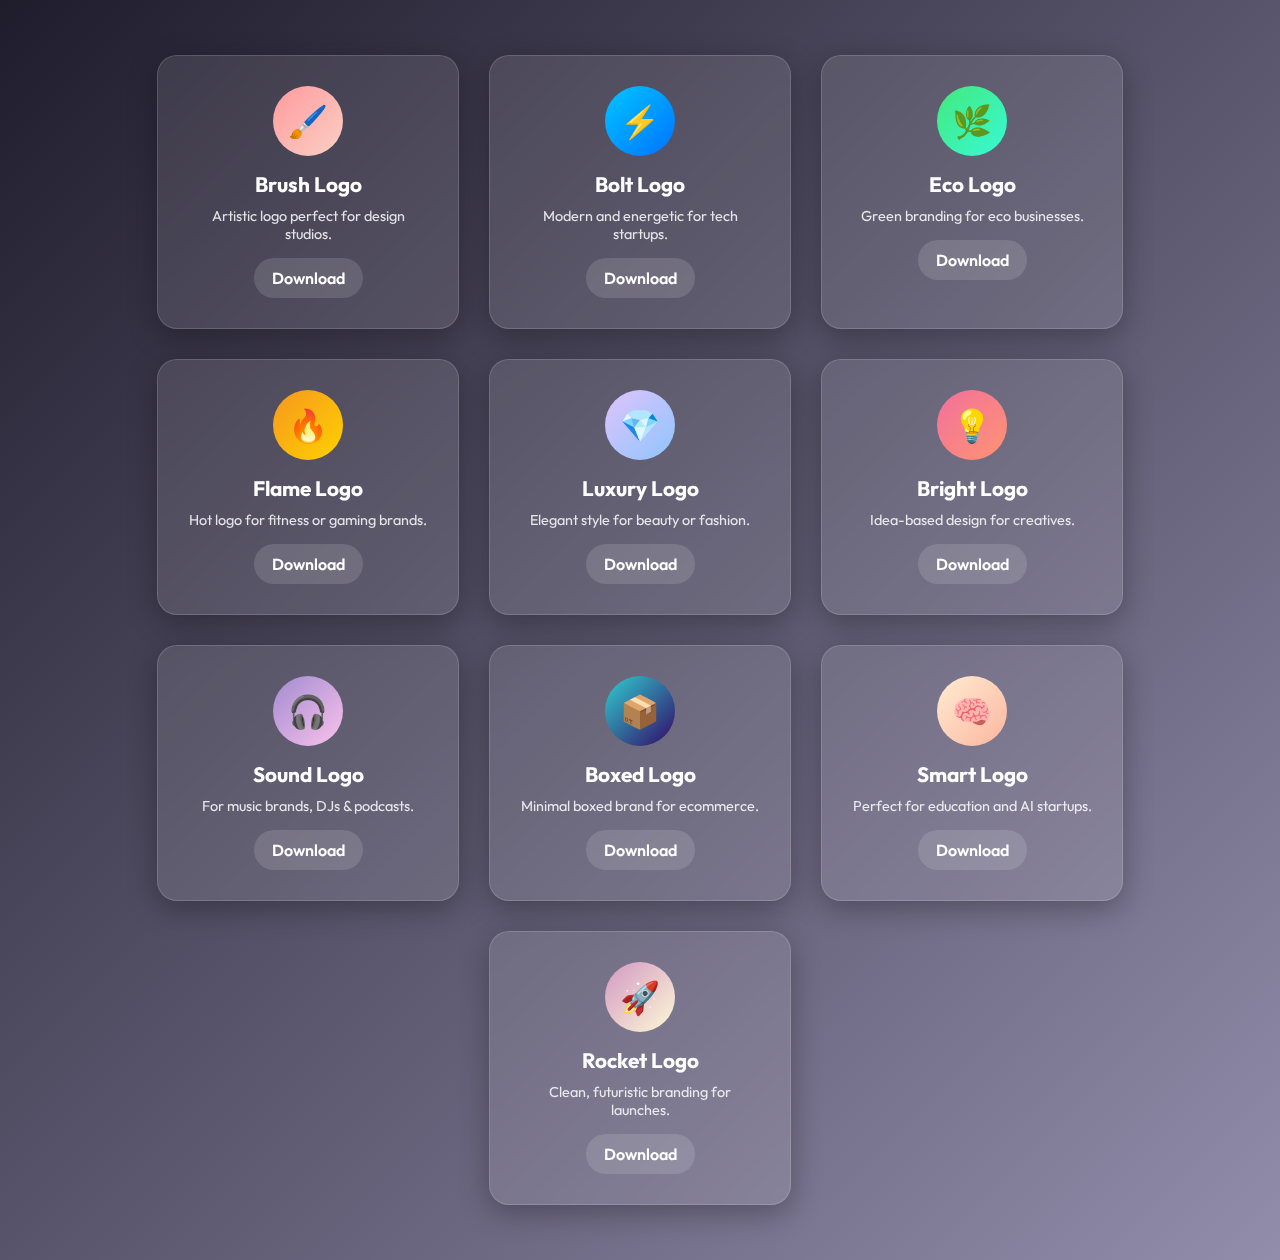
<file: index.html>
<!DOCTYPE html>
<html lang="en">
<head>
  <meta charset="UTF-8" />
  <meta name="viewport" content="width=device-width, initial-scale=1.0"/>
  <title>Logo Bundle</title>
  <link href="https://fonts.googleapis.com/css2?family=Outfit:wght@400;600;700&display=swap" rel="stylesheet">
  <style>
    body {
      margin: 0;
      font-family: 'Outfit', sans-serif;
      background: linear-gradient(135deg, #1f1c2c, #928dab);
      display: flex;
      flex-wrap: wrap;
      justify-content: center;
      padding: 40px;
    }

    .card {
      background: rgba(255, 255, 255, 0.1);
      border-radius: 20px;
      backdrop-filter: blur(10px);
      border: 1px solid rgba(255, 255, 255, 0.15);
      box-shadow: 0 8px 30px rgba(0, 0, 0, 0.3);
      width: 240px;
      color: white;
      padding: 30px;
      text-align: center;
      margin: 15px;
      transition: transform 0.3s ease;
    }

    .card:hover {
      transform: scale(1.05);
    }

    .icon-box {
      width: 70px;
      height: 70px;
      margin: 0 auto 15px;
      border-radius: 50%;
      display: flex;
      align-items: center;
      justify-content: center;
      font-size: 2rem;
      color: white;
      font-weight: bold;
    }

    .title {
      font-size: 1.3rem;
      font-weight: 700;
      margin-bottom: 10px;
    }

    .desc {
      font-size: 0.9rem;
      opacity: 0.85;
      margin-bottom: 15px;
    }

    .btn {
      display: inline-block;
      background: #ffffff22;
      padding: 10px 18px;
      color: white;
      font-weight: 600;
      border-radius: 30px;
      text-decoration: none;
      transition: background 0.3s ease;
    }

    .btn:hover {
      background: #ffffff44;
    }
  </style>
</head>
<body>

  <!-- Card 1 -->
  <div class="card">
    <div class="icon-box" style="background: linear-gradient(135deg, #ff9a9e, #fad0c4);">🖌️</div>
    <div class="title">Brush Logo</div>
    <div class="desc">Artistic logo perfect for design studios.</div>
    <a href="#" class="btn">Download</a>
  </div>

  <!-- Card 2 -->
  <div class="card">
    <div class="icon-box" style="background: linear-gradient(135deg, #00c6ff, #0072ff);">⚡</div>
    <div class="title">Bolt Logo</div>
    <div class="desc">Modern and energetic for tech startups.</div>
    <a href="#" class="btn">Download</a>
  </div>

  <!-- Card 3 -->
  <div class="card">
    <div class="icon-box" style="background: linear-gradient(135deg, #43e97b, #38f9d7);">🌿</div>
    <div class="title">Eco Logo</div>
    <div class="desc">Green branding for eco businesses.</div>
    <a href="#" class="btn">Download</a>
  </div>

  <!-- Card 4 -->
  <div class="card">
    <div class="icon-box" style="background: linear-gradient(135deg, #f7971e, #ffd200);">🔥</div>
    <div class="title">Flame Logo</div>
    <div class="desc">Hot logo for fitness or gaming brands.</div>
    <a href="#" class="btn">Download</a>
  </div>

  <!-- Card 5 -->
  <div class="card">
    <div class="icon-box" style="background: linear-gradient(135deg, #e0c3fc, #8ec5fc);">💎</div>
    <div class="title">Luxury Logo</div>
    <div class="desc">Elegant style for beauty or fashion.</div>
    <a href="#" class="btn">Download</a>
  </div>

  <!-- Card 6 -->
  <div class="card">
    <div class="icon-box" style="background: linear-gradient(135deg, #f2709c, #ff9472);">💡</div>
    <div class="title">Bright Logo</div>
    <div class="desc">Idea-based design for creatives.</div>
    <a href="#" class="btn">Download</a>
  </div>

  <!-- Card 7 -->
  <div class="card">
    <div class="icon-box" style="background: linear-gradient(135deg, #a18cd1, #fbc2eb);">🎧</div>
    <div class="title">Sound Logo</div>
    <div class="desc">For music brands, DJs & podcasts.</div>
    <a href="#" class="btn">Download</a>
  </div>

  <!-- Card 8 -->
  <div class="card">
    <div class="icon-box" style="background: linear-gradient(135deg, #30cfd0, #330867);">📦</div>
    <div class="title">Boxed Logo</div>
    <div class="desc">Minimal boxed brand for ecommerce.</div>
    <a href="#" class="btn">Download</a>
  </div>

  <!-- Card 9 -->
  <div class="card">
    <div class="icon-box" style="background: linear-gradient(135deg, #ffecd2, #fcb69f);">🧠</div>
    <div class="title">Smart Logo</div>
    <div class="desc">Perfect for education and AI startups.</div>
    <a href="#" class="btn">Download</a>
  </div>

  <!-- Card 10 -->
  <div class="card">
    <div class="icon-box" style="background: linear-gradient(135deg, #d299c2, #fef9d7);">🚀</div>
    <div class="title">Rocket Logo</div>
    <div class="desc">Clean, futuristic branding for launches.</div>
    <a href="#" class="btn">Download</a>
  </div>

</body>
</html>
</file>
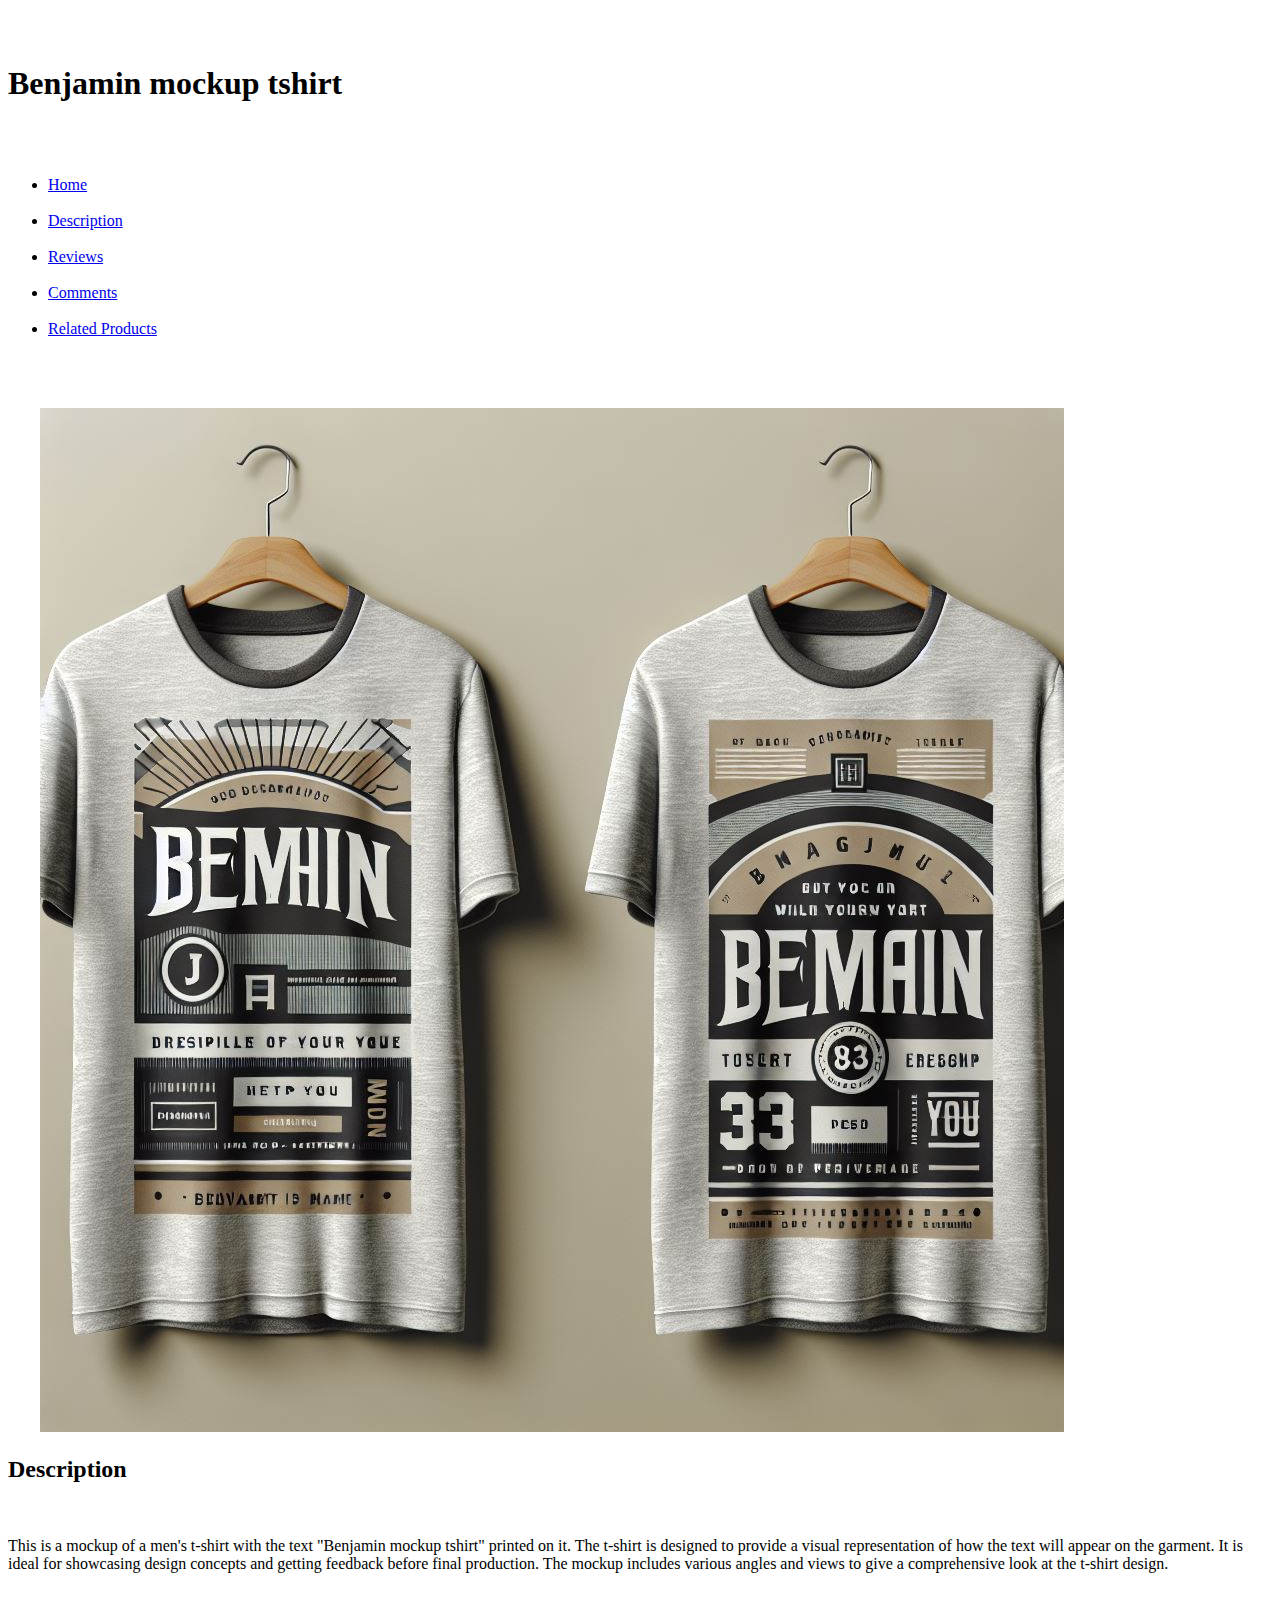
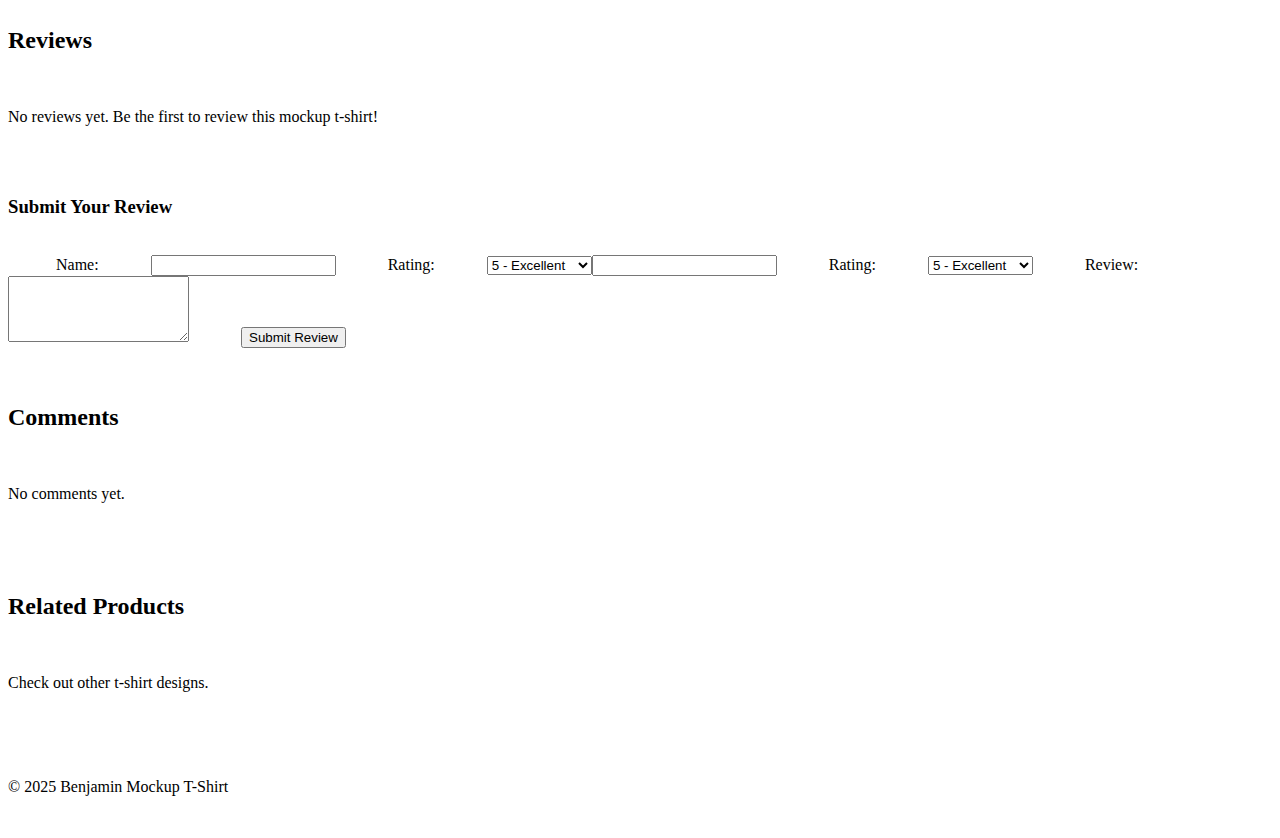
<file: Bsi/index.html>
<!DOCTYPE html>
<html lang="en">
<head>
    <meta charset="UTF-8">
    <meta name="viewport" content="width=device-width, initial-scale=1.0">
    <title>Benjamin Mockup T-Shirt</title>
   
<link rel="stylesheet" href="styles.css">

</head>
<body>
    <header class="container">
        <h1>Benjamin mockup tshirt</h1>
        <ul>
            <li><a href="#">Home</a></li>
            <li><a href="#">Description</a></li>
            <li><a href="#">Reviews</a></li>
            <li><a href="#">Comments</a></li>
            <li><a href="#">Related Products</a></li>
        </ul>
    </header>
    <div class="container main-image">
        <img src="image/benjamin  Tshirt.png" alt="Benjamin mockup tshirt">
    <h2>Description</h2>
    <p>This is a mockup of a men's t-shirt with the text "Benjamin mockup tshirt" printed on it. The t-shirt is designed to provide a visual representation of how the text will appear on the garment. It is ideal for showcasing design concepts and getting feedback before final production. The mockup includes various angles and views to give a comprehensive look at the t-shirt design.</p>
</div>
    <h2>Reviews</h2>
    <p>No reviews yet. Be the first to review this mockup t-shirt!</p>
    <div class="review-form">
        <h3>Submit Your Review</h3>
        <form action="#" method="post">
            <label for="name">Name:</label>
            <input type="text" id="name" name="name" required>
            <label for="rating">Rating:</label>
            <select id="rating" name="rating" required>
                <option value="5">5 - Excellent</option>
                <option value="4">4 - Very Good</option>
                <option value="3">3 - Good</option>
                <option value="2">2 - Fair</option>
                <option value="1">1 - Poor</option>
            
<div class="container reviews">
    <h2>Reviews</h2>
    <p>No reviews yet. Be the first to review this mockup t-shirt!</p>
    <div class="review-form">
        <h3>Submit Your Review</h3>
        <form action="#" method="post">
            <label for="name">Name:</label>
            <input type="text" id="name" name="name" required>
            <label for="rating">Rating:</label>
            <select id="rating" name="rating" required>
                <option value="5">5 - Excellent</option>
                <option value="4">4 - Very Good</option>
                <option value="3">3 - Good</option>
                <option value="2">2 - Fair</option>
                <option value="1">1 - Poor</option>
            </select>
            <label for="review">Review:</label>
            <textarea id="review" name="review" rows="4" required></textarea>
            <button type="submit">Submit Review</button>
        </form>
</div>

    <div class="container comments">
        <h2>Comments</h2>
        <p>No comments yet.</p>
    </div>
    <div class="container related-products">
        <h2>Related Products</h2>
        <p>Check out other t-shirt designs.</p>
    </div>
    <footer>
        <p>&copy; 2025 Benjamin Mockup T-Shirt</p>
    </footer>
</body>
</html>
</file>
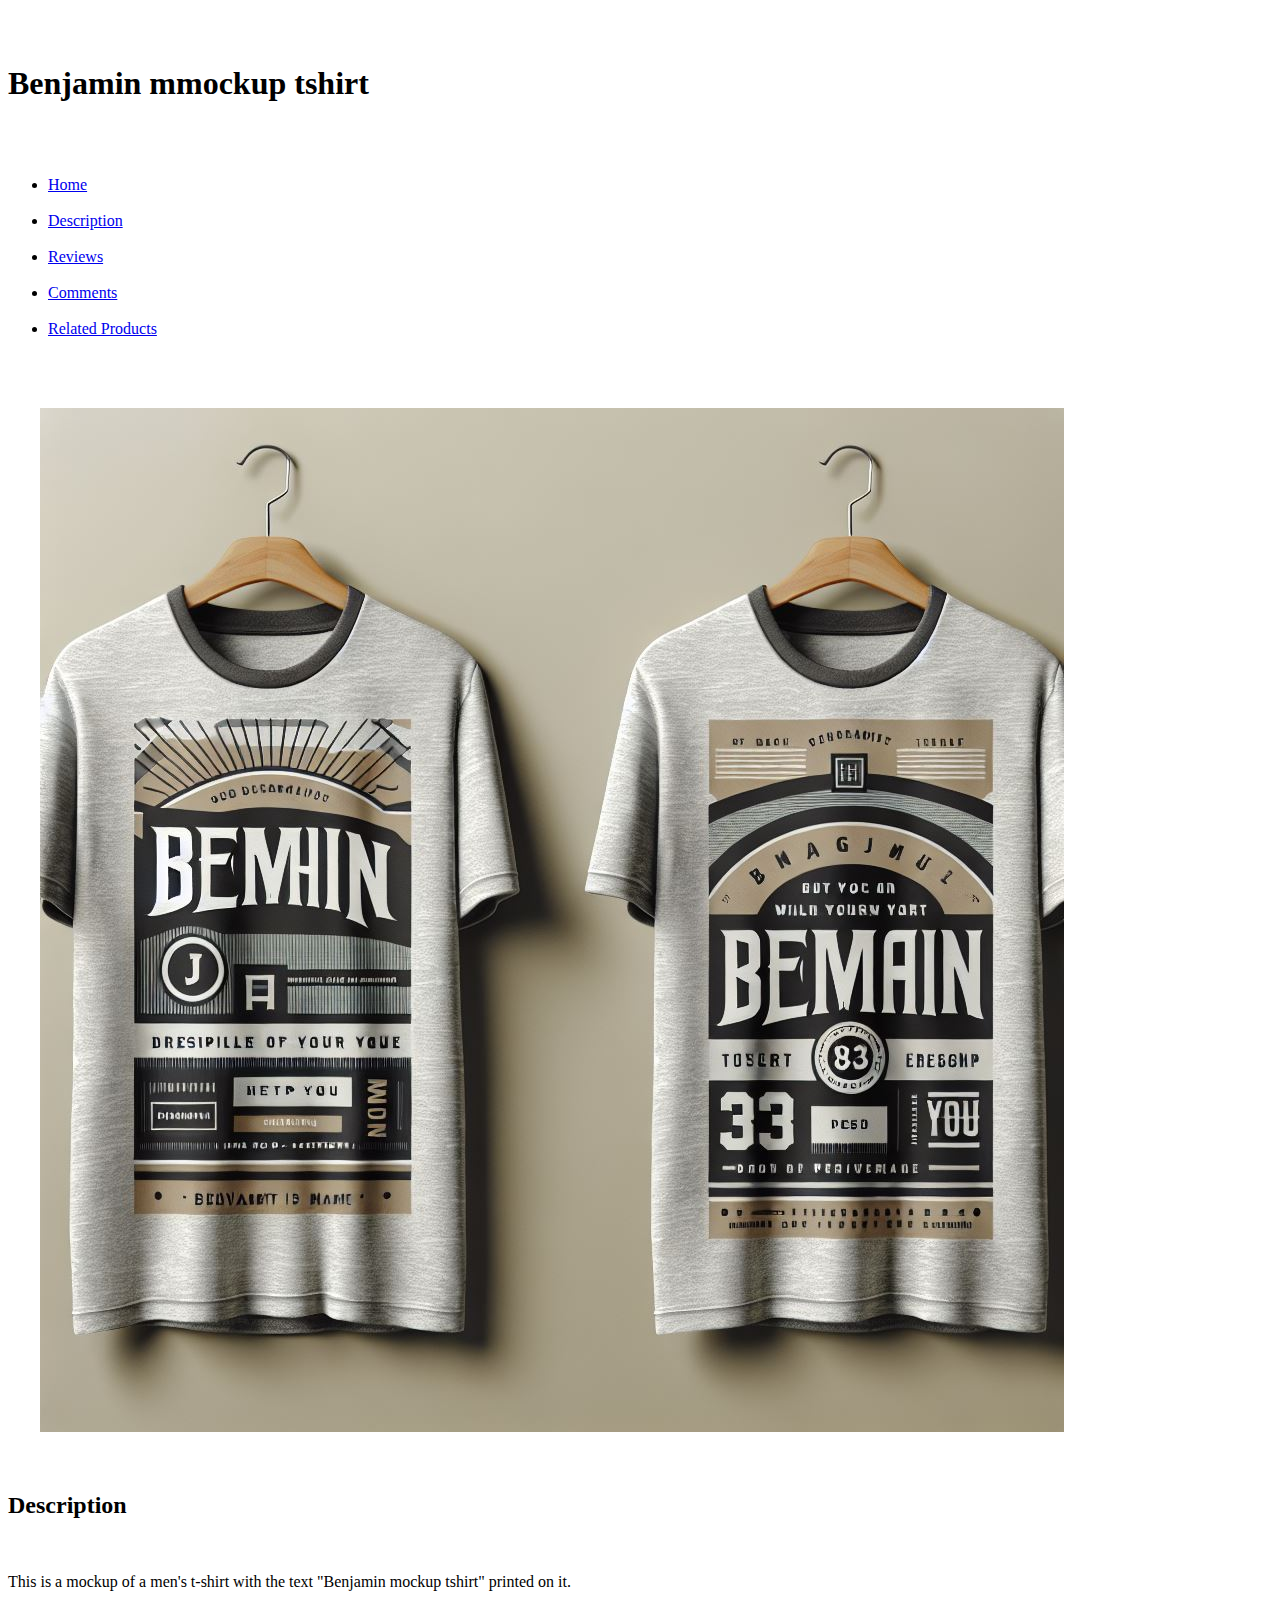
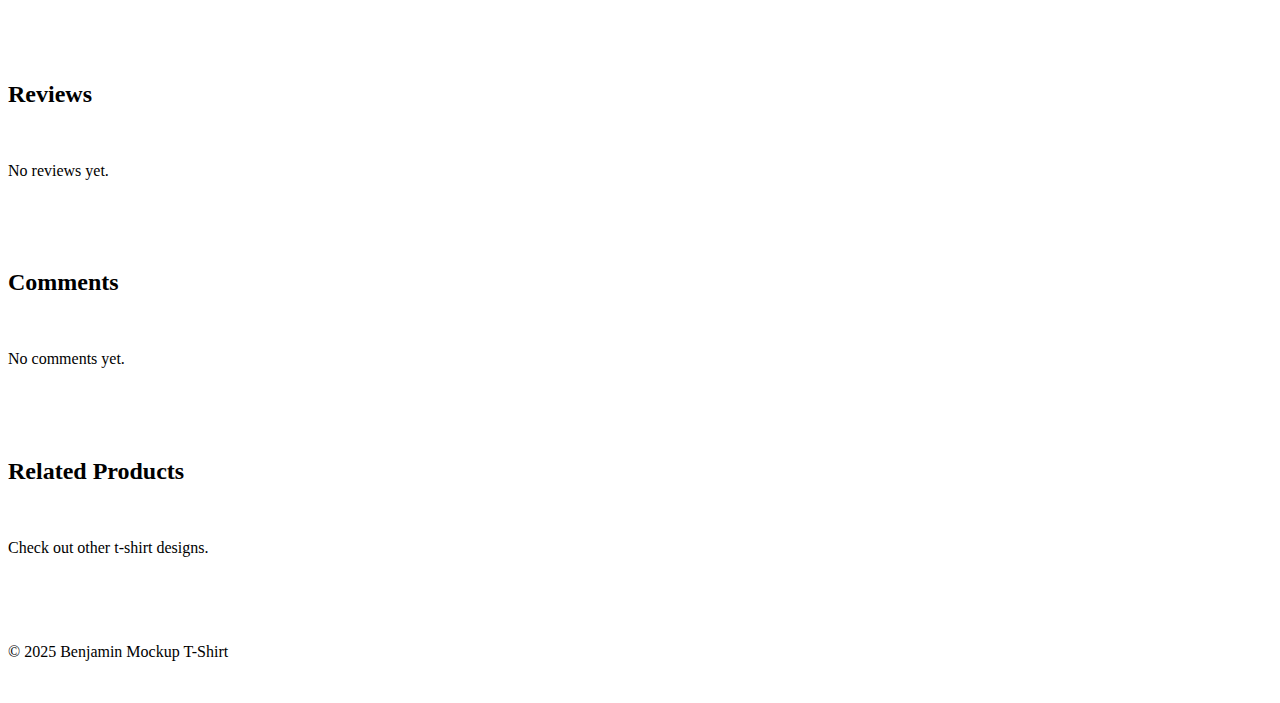
<file: Benjamin.html>
<!DOCTYPE html>
<html lang="en">
<head>
    <meta charset="UTF-8">
    <meta name="viewport" content="width=device-width, initial-scale=1.0">
    <title>Benjamin Mockup T-Shirt</title>
    <style>
        body {
            font-family: Arial, sans-serif;
            background-color: #f4f4f4;
            margin: 0;
            padding: 0;
        }
        .container {
            width: 80%;
            margin: auto;
            overflow: hidden;
        }
        header {
            background-color: #333;
            color: #fff;
            padding-top: 30px;
            min-height: 70px;
            border-bottom: #77aaff 3px solid;
        }
        header a {
            color: #fff;
            text-decoration: none;
            text-transform: uppercase;
            font-size: 16px;
        }
        header ul {
            padding-left: 0;
            flex;
            justify-content: space-around;
        }
        header li {
            display: inline;
        }
        .main-image img {
            width: 100%;
            height: auto;
        }
        .description, .reviews, .comments, .related-products {
            background: #fff;
            margin-top: 20px;
            padding: 20px;
            box-shadow: 0 2px 5px rgba(0, 0, 0, 0.1);
        }
        footer {
            background: #333;
            color: #fff;
            text-align: center;
            padding-top: 10px;
            min-height: 50px;
        }
        footer p {
            margin-bottom: .5em;
        }
    </style>
</head>
<body>
    <header class="container">
        <h1>Benjamin mmockup tshirt</h1>
        <ul>
            <li><a href="#">Home</a></li>
            <li><a href="#">Description</a></li>
            <li><a href="#">Reviews</a></li>
            <li><a href="#">Comments</a></li>
            <li><a href="#">Related Products</a></li>
        </ul>
    </header>
    <div class="container main-image">
        <img src="image/benjamin.png" alt="Benjamin mockup tshirt">
    </div>
    <div class="container description">
        <h2>Description</h2>
        <p>This is a mockup of a men's t-shirt with the text "Benjamin mockup tshirt" printed on it.</p>
    </div>
    <div class="container reviews">
        <h2>Reviews</h2>
        <p>No reviews yet.</p>
    </div>
    <div class="container comments">
        <h2>Comments</h2>
        <p>No comments yet.</p>
    </div>
    <div class="container related-products">
        <h2>Related Products</h2>
        <p>Check out other t-shirt designs.</p>
    </div>
    <footer>
        <p>&copy; 2025 Benjamin Mockup T-Shirt</p>
    </footer>
</body>
</html>
</file>
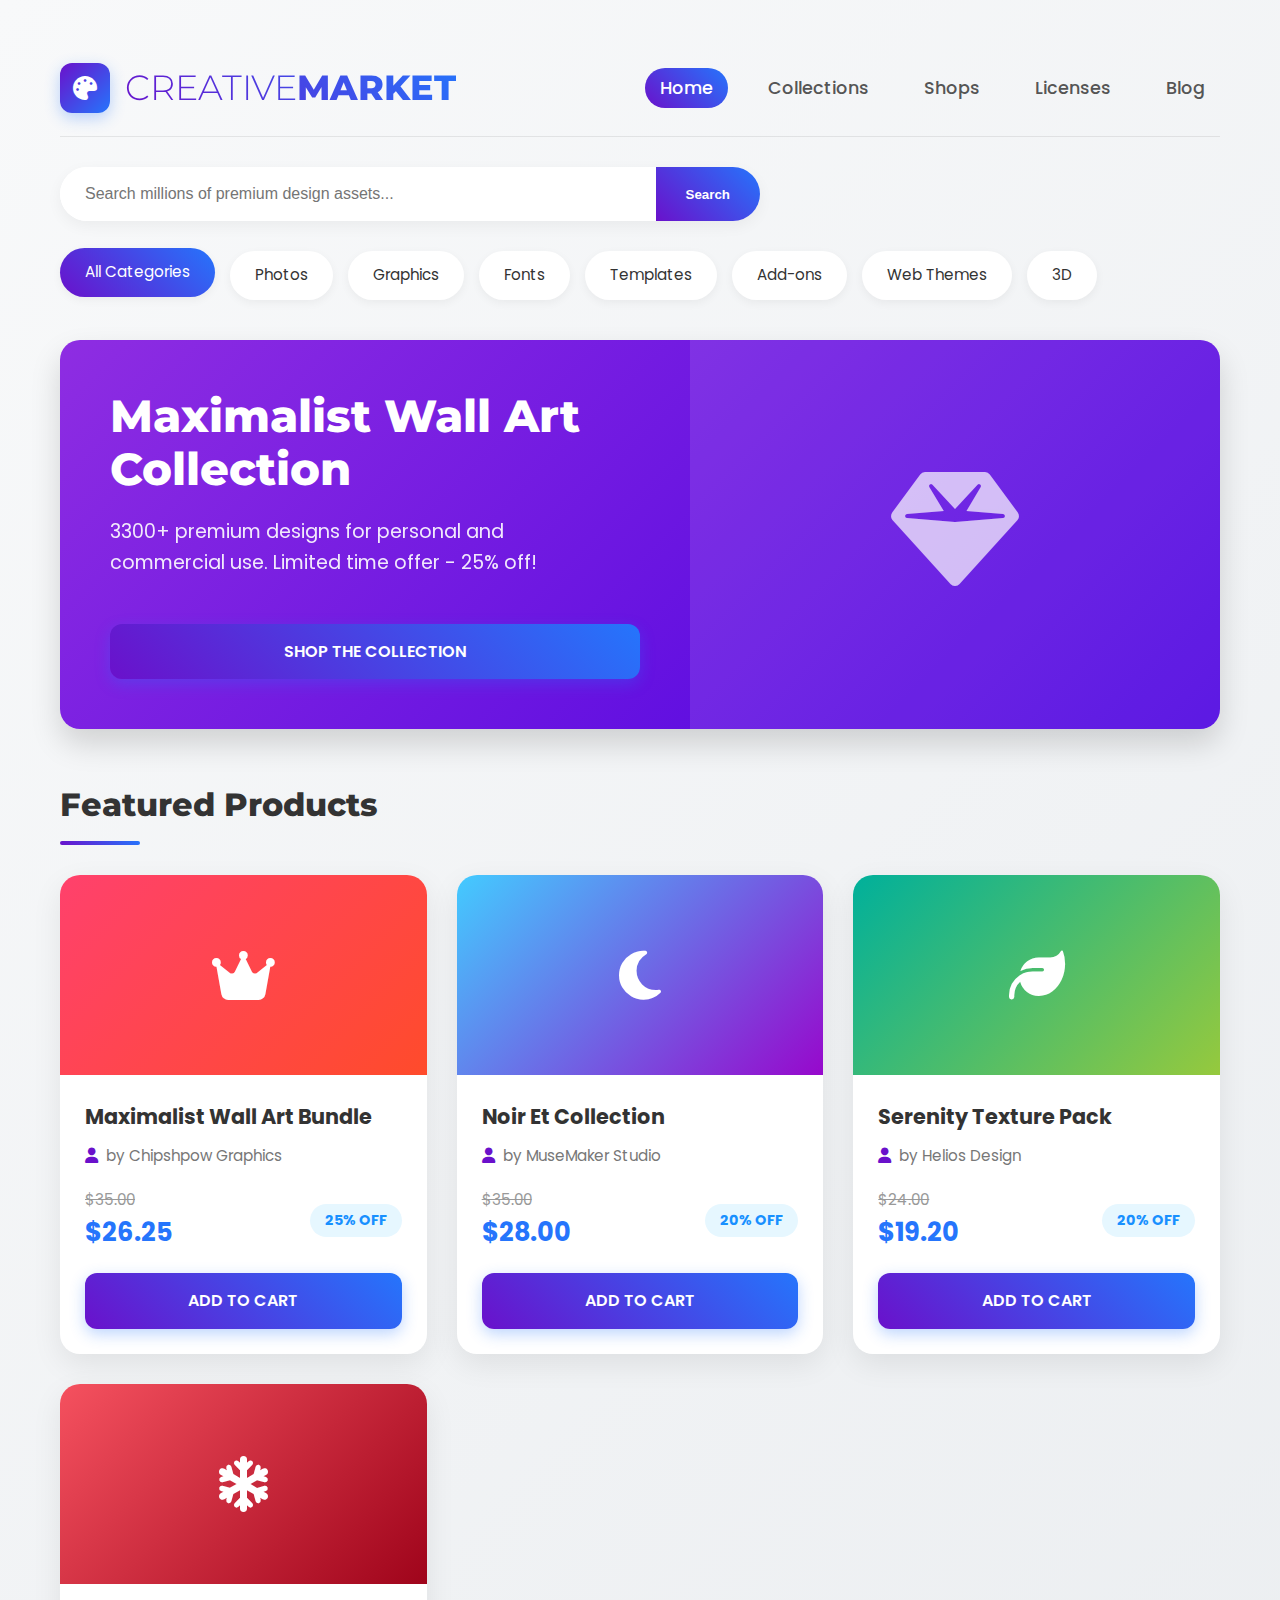
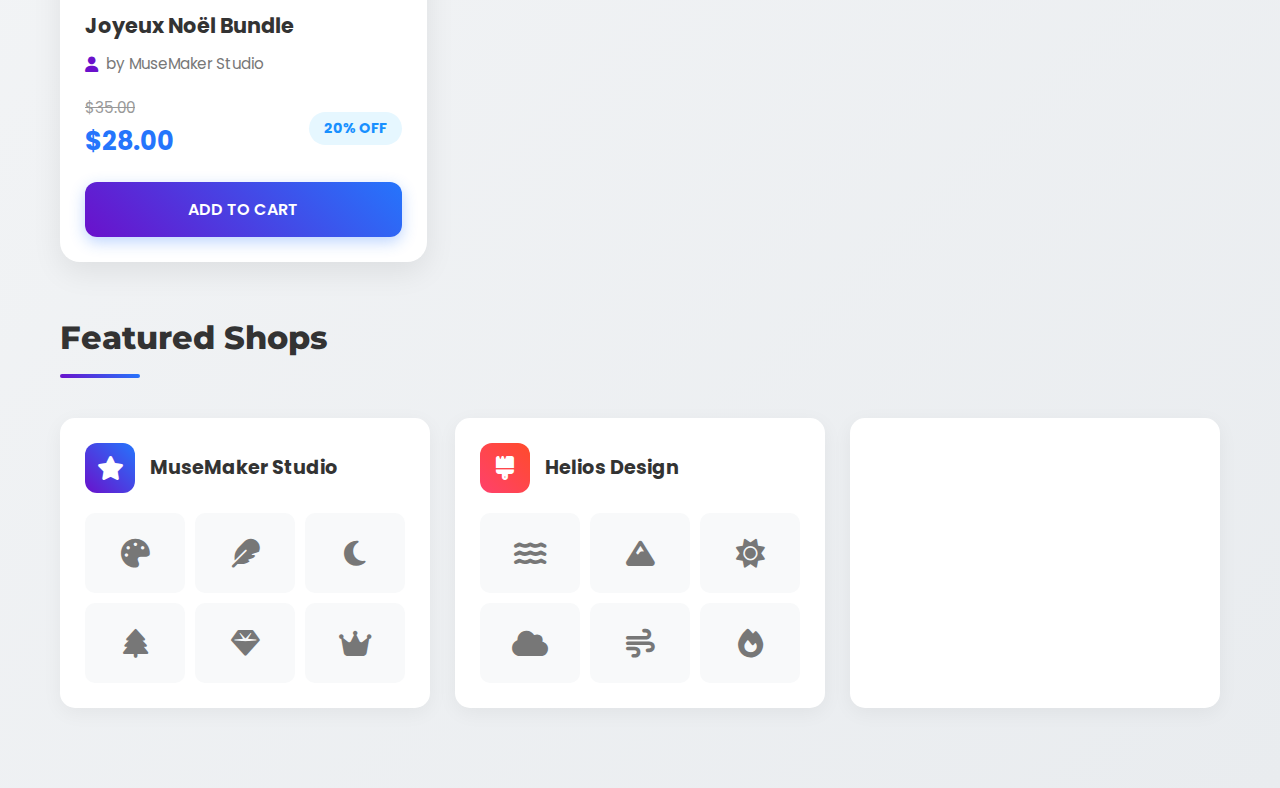
<file: logo.html>
<!DOCTYPE html>
<html lang="en">
<head>
    <meta charset="UTF-8">
    <meta name="viewport" content="width=device-width, initial-scale=1.0">
    <title>Creative Market - Premium Digital Assets</title>
    <link rel="stylesheet" href="https://cdnjs.cloudflare.com/ajax/libs/font-awesome/6.4.0/css/all.min.css">
    <link href="https://fonts.googleapis.com/css2?family=Poppins:wght@300;400;500;600;700&family=Montserrat:wght@700;800;900&display=swap" rel="stylesheet">
    <style>
        * {
            margin: 0;
            padding: 0;
            box-sizing: border-box;
        }
        
        body {
            font-family: 'Poppins', sans-serif;
            background: linear-gradient(135deg, #f8f9fa 0%, #e9ecef 100%);
            color: #333;
            line-height: 1.6;
            min-height: 100vh;
            padding: 20px;
        }
        
        .container {
            max-width: 1200px;
            margin: 0 auto;
            padding: 20px;
        }
        
        /* Header Styles */
        header {
            display: flex;
            justify-content: space-between;
            align-items: center;
            padding: 20px 0;
            margin-bottom: 30px;
            border-bottom: 1px solid rgba(0,0,0,0.08);
        }
        
        .logo {
            display: flex;
            align-items: center;
        }
        
        .logo-icon {
            width: 50px;
            height: 50px;
            background: linear-gradient(135deg, #6a11cb 0%, #2575fc 100%);
            border-radius: 12px;
            display: flex;
            align-items: center;
            justify-content: center;
            margin-right: 15px;
            color: white;
            font-size: 24px;
            box-shadow: 0 5px 15px rgba(37, 117, 252, 0.3);
        }
        
        .logo-text {
            font-family: 'Montserrat', sans-serif;
            font-weight: 800;
            font-size: 2.2rem;
            text-transform: uppercase;
            background: linear-gradient(45deg, #6a11cb, #2575fc);
            -webkit-background-clip: text;
            background-clip: text;
            color: transparent;
        }
        
        .logo-text span {
            font-weight: 300;
        }
        
        /* Navigation */
        nav ul {
            display: flex;
            list-style: none;
        }
        
        nav li {
            margin-left: 25px;
        }
        
        nav a {
            text-decoration: none;
            color: #555;
            font-weight: 500;
            font-size: 1.1rem;
            transition: all 0.3s ease;
            padding: 8px 15px;
            border-radius: 30px;
        }
        
        nav a:hover, nav a.active {
            background: linear-gradient(45deg, #6a11cb, #2575fc);
            color: white;
        }
        
        /* Search Bar */
        .search-bar {
            display: flex;
            background: white;
            border-radius: 50px;
            overflow: hidden;
            box-shadow: 0 5px 15px rgba(0,0,0,0.05);
            margin: 30px 0;
            max-width: 700px;
        }
        
        .search-bar input {
            flex: 1;
            border: none;
            padding: 18px 25px;
            font-size: 1rem;
            outline: none;
        }
        
        .search-bar button {
            background: linear-gradient(45deg, #6a11cb, #2575fc);
            color: white;
            border: none;








            padding: 0 30px;
            font-weight: 600;
            cursor: pointer;
            transition: all 0.3s ease;
        }
        
        .search-bar button:hover {
            background: linear-gradient(45deg, #2575fc, #6a11cb);
        }
        
        /* Categories */
        .categories {
            display: flex;
            flex-wrap: wrap;
            gap: 15px;
            margin: 30px 0;
        }
        
        .category {
            background: white;
            padding: 12px 25px;
            border-radius: 50px;
            font-size: 0.95rem;
            box-shadow: 0 3px 10px rgba(0,0,0,0.05);
            cursor: pointer;
            transition: all 0.3s ease;
        }
        
        .category:hover, .category.active {
            background: linear-gradient(45deg, #6a11cb, #2575fc);
            color: white;
            transform: translateY(-3px);
        }
        
        /* Hero Section */
        .hero {
            background: linear-gradient(135deg, #8e2de2 0%, #4a00e0 100%);
            border-radius: 20px;
            overflow: hidden;
            margin: 40px 0;
            display: flex;
            color: white;
            box-shadow: 0 15px 30px rgba(0,0,0,0.15);
        }
        
        .hero-content {
            flex: 1;
            padding: 50px;
            display: flex;
            flex-direction: column;
            justify-content: center;
        }
        
        .hero h1 {
            font-family: 'Montserrat', sans-serif;
            font-size: 2.8rem;
            font-weight: 800;
            margin-bottom: 20px;
            line-height: 1.2;
        }
        
        .hero p {
            font-size: 1.2rem;
            margin-bottom: 30px;
            opacity: 0.9;
            max-width: 500px;
        }
        
        .hero-image {
            flex: 1;
            display: flex;
            align-items: center;
            justify-content: center;
            background: rgba(255,255,255,0.1);
        }
        
        .hero-image .art {
            font-size: 8rem;
            opacity: 0.7;
        }
        
        /* Products Section */
        .section-title {
            font-family: 'Montserrat', sans-serif;
            font-size: 2rem;
            font-weight: 800;
            margin: 50px 0 30px;
            position: relative;
            padding-bottom: 15px;
        }
        
        .section-title::after {
            content: '';
            position: absolute;
            bottom: 0;
            left: 0;
            width: 80px;
            height: 4px;
            background: linear-gradient(45deg, #6a11cb, #2575fc);
            border-radius: 2px;
        }
        
        .products-grid {
            display: grid;
            grid-template-columns: repeat(auto-fill, minmax(300px, 1fr));
            gap: 30px;
            margin-bottom: 50px;
        }
        
        .product-card {
            background: white;
            border-radius: 20px;
            overflow: hidden;
            box-shadow: 0 10px 30px rgba(0,0,0,0.08);
            transition: all 0.3s ease;
        }
        
        .product-card:hover {
            transform: translateY(-10px);
            box-shadow: 0 15px 40px rgba(0,0,0,0.15);
        }
        
        .product-image {
            height: 200px;
            display: flex;
            align-items: center;
            justify-content: center;
            color: white;
            font-size: 3.5rem;
        }
        
        .product-1 .product-image { background: linear-gradient(135deg, #ff416c 0%, #ff4b2b 100%); }
        .product-2 .product-image { background: linear-gradient(135deg, #43cbff 0%, #9708cc 100%); }
        .product-3 .product-image { background: linear-gradient(135deg, #00b09b 0%, #96c93d 100%); }
        .product-4 .product-image { background: linear-gradient(135deg, #f5515f 0%, #9f041b 100%); }
        
        .product-info {
            padding: 25px;
        }
        
        .product-title {
            font-size: 1.3rem;
            font-weight: 700;
            margin-bottom: 10px;
        }
        
        .creator {
            color: #777;
            font-size: 0.95rem;
            margin-bottom: 15px;
            display: flex;
            align-items: center;
        }
        
        .creator i {
            margin-right: 8px;
            color: #6a11cb;
        }
        
        .pricing {
            display: flex;
            justify-content: space-between;
            align-items: center;
            margin: 20px 0;
        }
        
        .price {
            display: flex;
            flex-direction: column;
        }
        
        .original-price {
            text-decoration: line-through;
            color: #999;
            font-size: 0.95rem;
        }
        
        .discounted-price {
            font-size: 1.6rem;
            font-weight: 700;
            color: #2575fc;
        }
        
        .discount {
            background: #e6f7ff;
            color: #1890ff;
            padding: 5px 15px;
            border-radius: 30px;
            font-weight: 700;
            font-size: 0.9rem;
        }
        
        .cta-button {
            display: block;
            width: 100%;
            padding: 15px;
            background: linear-gradient(45deg, #6a11cb, #2575fc);
            color: white;
            text-align: center;
            font-weight: 600;
            border-radius: 12px;
            text-decoration: none;
            border: none;
            cursor: pointer;
            transition: all 0.3s ease;
            font-size: 1rem;
            margin-top: 15px;
            box-shadow: 0 5px 15px rgba(37, 117, 252, 0.3);
        }
        
        .cta-button:hover {
            transform: translateY(-3px);
            box-shadow: 0 8px 20px rgba(37, 117, 252, 0.4);
        }
        
        /* Featured Shops */
        .shops {
            display: grid;
            grid-template-columns: repeat(auto-fill, minmax(280px, 1fr));
            gap: 25px;
            margin: 40px 0;
        }
        
        .shop-card {
            background: white;
            border-radius: 15px;
            padding: 25px;
            box-shadow: 0 5px 20px rgba(0,0,0,0.05);
            transition: all 0.3s ease;
        }
        
        .shop-card:hover {
            transform: translateY(-5px);
            box-shadow: 0 10px 25px rgba(0,0,0,0.1);
        }
        
        .shop-header {
            display: flex;
            align-items: center;
            margin-bottom: 20px;
        }
        
        .shop-icon {
            width: 50px;
            height: 50px;
            border-radius: 12px;
            background: linear-gradient(45deg, #6a11cb, #2575fc);
            display: flex;
            align-items: center;
            justify-content: center;
            color: white;
            font-size: 1.5rem;
            margin-right: 15px;
        }
        
        .shop-name {
            font-weight: 700;
            font-size: 1.2rem;
        }
        
        .shop-products {
            display: grid;
            grid-template-columns: repeat(3, 1fr);
            gap: 10px;
        }
        
        .shop-product {
            height: 80px;
            border-radius: 10px;
            background: #f8f9fa;
            display: flex;
            align-items: center;
            justify-content: center;
            font-size: 1.8rem;
            color: #777;
        }
        
        /* Footer */
        footer {
            margin-top: 50px;
            padding-top: 30px;
            border-top: 1px solid rgba(0,0,0,0.08);
            text-align: center;
            color: #777;
            font-size: 0.95rem;
        }
        
        /* Responsive Design */
        @media (max-width: 900px) {
            .hero {
                flex-direction: column;
            }
            
            .hero-content {
                padding: 40px 30px;
            }
            
            .hero-image {
                padding: 40px;
            }
        }
        
        @media (max-width: 768px) {
            header {
                flex-direction: column;
                text-align: center;
            }
            
            .logo {
                justify-content: center;
                margin-bottom: 20px;
            }
            
            nav ul {
                justify-content: center;
                flex-wrap: wrap;
            }
            
            nav li {
                margin: 5px 10px;
            }
        }
    </style>
</head>
<body>
    <div class="container">
        <!-- Header -->
        <header>
            <div class="logo">
                <div class="logo-icon">
                    <i class="fas fa-palette"></i>
                </div>
                <div class="logo-text">
                    <span>Creative</span>MARKET
                </div>
            </div>
            
            <nav>
                <ul>
                    <li><a href="#" class="active">Home</a></li>
                    <li><a href="#">Collections</a></li>
                    <li><a href="#">Shops</a></li>
                    <li><a href="#">Licenses</a></li>
                    <li><a href="#">Blog</a></li>
                </ul>
            </nav>
        </header>
        
        <!-- Search Bar -->
        <div class="search-bar">
            <input type="text" placeholder="Search millions of premium design assets...">
            <button>Search</button>
        </div>
        
        <!-- Categories -->
        <div class="categories">
            <div class="category active">All Categories</div>
            <div class="category">Photos</div>
            <div class="category">Graphics</div>
            <div class="category">Fonts</div>
            <div class="category">Templates</div>
            <div class="category">Add-ons</div>
            <div class="category">Web Themes</div>
            <div class="category">3D</div>
        </div>
        
        <!-- Hero Banner -->
        <div class="hero">
            <div class="hero-content">
                <h1>Maximalist Wall Art Collection</h1>
                <p>3300+ premium designs for personal and commercial use. Limited time offer - 25% off!</p>
                <a href="#" class="cta-button">SHOP THE COLLECTION</a>
            </div>
            <div class="hero-image">
                <div class="art">
                    <i class="fas fa-gem"></i>
                </div>
            </div>
        </div>
        
        <!-- Featured Products -->
        <h2 class="section-title">Featured Products</h2>
        <div class="products-grid">
            <!-- Product 1 -->
            <div class="product-card product-1">
                <div class="product-image">
                    <i class="fas fa-crown"></i>
                </div>
                <div class="product-info">
                    <h3 class="product-title">Maximalist Wall Art Bundle</h3>
                    <div class="creator">
                        <i class="fas fa-user"></i>by Chipshpow Graphics
                    </div>
                    <div class="pricing">
                        <div class="price">
                            <span class="original-price">$35.00</span>
                            <span class="discounted-price">$26.25</span>
                        </div>
                        <div class="discount">25% OFF</div>
                    </div>
                    <a href="#" class="cta-button">ADD TO CART</a>
                </div>
            </div>
            
            <!-- Product 2 -->
            <div class="product-card product-2">
                <div class="product-image">
                    <i class="fas fa-moon"></i>
                </div>
                <div class="product-info">
                    <h3 class="product-title">Noir Et Collection</h3>
                    <div class="creator">
                        <i class="fas fa-user"></i>by MuseMaker Studio
                    </div>
                    <div class="pricing">
                        <div class="price">
                            <span class="original-price">$35.00</span>
                            <span class="discounted-price">$28.00</span>
                        </div>
                        <div class="discount">20% OFF</div>
                    </div>
                    <a href="#" class="cta-button">ADD TO CART</a>
                </div>
            </div>
            
            <!-- Product 3 -->
            <div class="product-card product-3">
                <div class="product-image">
                    <i class="fas fa-leaf"></i>
                </div>
                <div class="product-info">
                    <h3 class="product-title">Serenity Texture Pack</h3>
                    <div class="creator">
                        <i class="fas fa-user"></i>by Helios Design
                    </div>
                    <div class="pricing">
                        <div class="price">
                            <span class="original-price">$24.00</span>
                            <span class="discounted-price">$19.20</span>
                        </div>
                        <div class="discount">20% OFF</div>
                    </div>
                    <a href="#" class="cta-button">ADD TO CART</a>
                </div>
            </div>
            
            <!-- Product 4 -->
            <div class="product-card product-4">
                <div class="product-image">
                    <i class="fas fa-snowflake"></i>
                </div>
                <div class="product-info">
                    <h3 class="product-title">Joyeux Noël Bundle</h3>
                    <div class="creator">
                        <i class="fas fa-user"></i>by MuseMaker Studio
                    </div>
                    <div class="pricing">
                        <div class="price">
                            <span class="original-price">$35.00</span>
                            <span class="discounted-price">$28.00</span>
                        </div>
                        <div class="discount">20% OFF</div>
                    </div>
                    <a href="#" class="cta-button">ADD TO CART</a>
                </div>
            </div>
        </div>
        
        <!-- Featured Shops -->
        <h2 class="section-title">Featured Shops</h2>
        <div class="shops">
            <div class="shop-card">
                <div class="shop-header">
                    <div class="shop-icon">
                        <i class="fas fa-star"></i>
                    </div>
                    <div class="shop-name">MuseMaker Studio</div>
                </div>
                <div class="shop-products">
                    <div class="shop-product"><i class="fas fa-palette"></i></div>
                    <div class="shop-product"><i class="fas fa-feather"></i></div>
                    <div class="shop-product"><i class="fas fa-moon"></i></div>
                    <div class="shop-product"><i class="fas fa-tree"></i></div>
                    <div class="shop-product"><i class="fas fa-gem"></i></div>
                    <div class="shop-product"><i class="fas fa-crown"></i></div>
                </div>
            </div>
            
            <div class="shop-card">
                <div class="shop-header">
                    <div class="shop-icon" style="background: linear-gradient(45deg, #ff416c, #ff4b2b);">
                        <i class="fas fa-brush"></i>
                    </div>
                    <div class="shop-name">Helios Design</div>
                </div>
                <div class="shop-products">
                    <div class="shop-product"><i class="fas fa-water"></i></div>
                    <div class="shop-product"><i class="fas fa-mountain"></i></div>
                    <div class="shop-product"><i class="fas fa-sun"></i></div>
                    <div class="shop-product"><i class="fas fa-cloud"></i></div>
                    <div class="shop-product"><i class="fas fa-wind"></i></div>
                    <div class="shop-product"><i class="fas fa-fire"></i></div>
                </div>
            </div>
            
            <div class="shop-card">
                <div class="shop-header">
                    <div class="shop-icon" style="background: linear-gradient(45deg, #00b09b, #96c93d
</file>
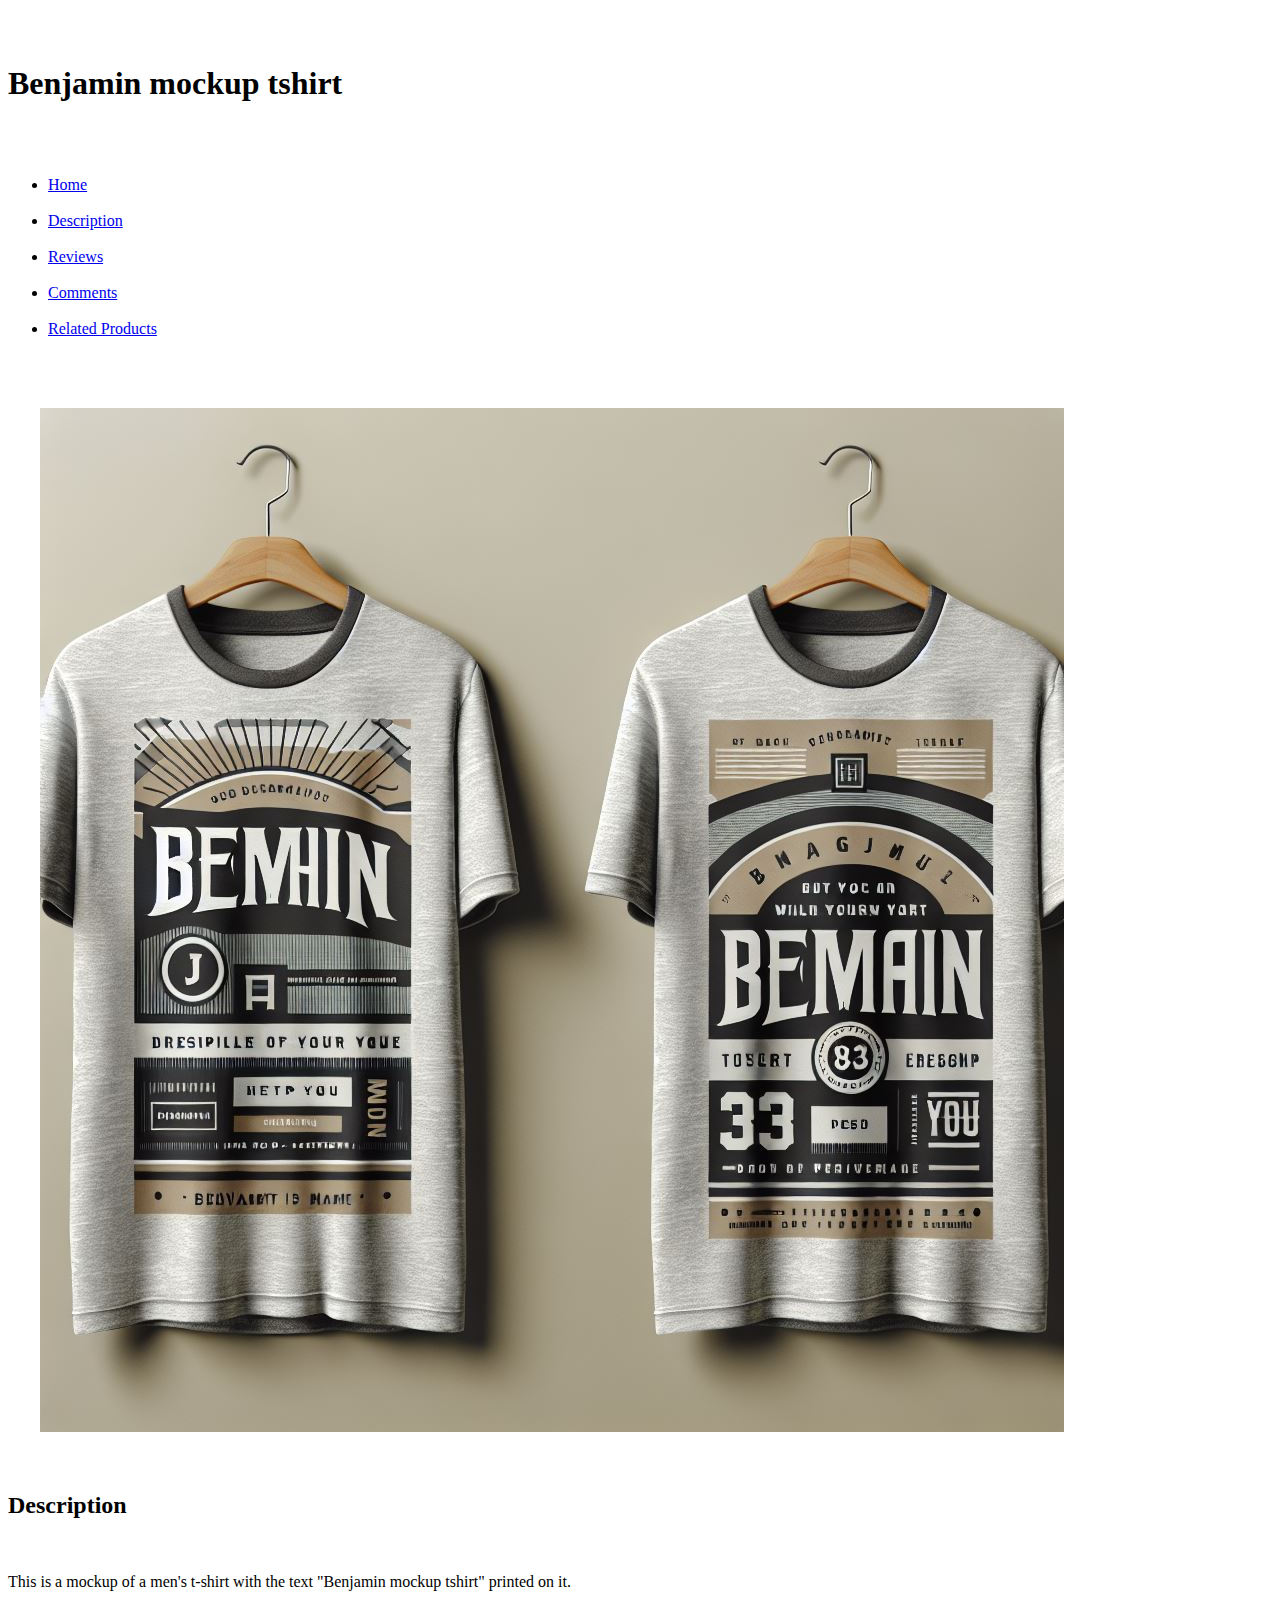
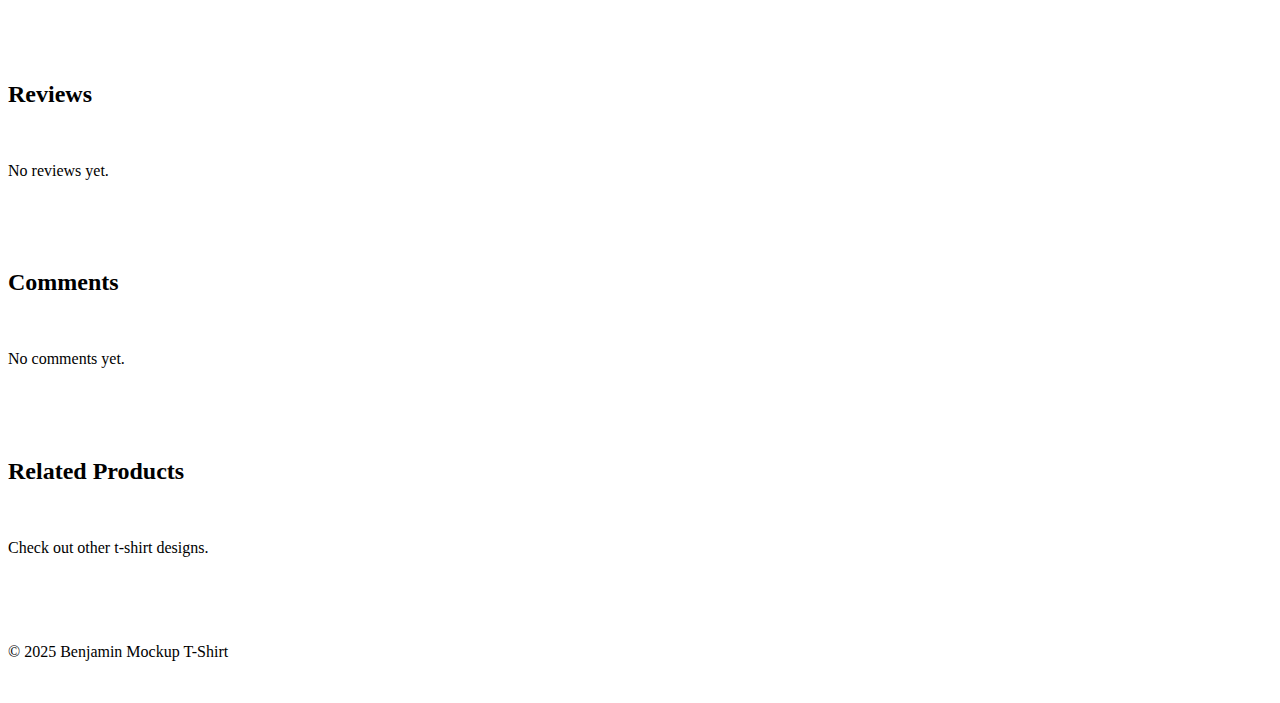
<file: BSI/about.html>
<!DOCTYPE html>
<html lang="en">
<head>
    <meta charset="UTF-8">
    <meta name="viewport" content="width=device-width, initial-scale=1.0">
    <title>Benjamin Mockup T-Shirt</title>
    <style>
        body {
            font-family: Arial, sans-serif;
            background-color: #f4f4f4;
            margin: 0;
            padding: 0;
        }
        .container {
            width: 80%;
            margin: auto;
            overflow: hidden;
        }
        header {
            background-color: #333;
            color: #fff;
            padding-top: 30px;
            min-height: 70px;
            border-bottom: #77aaff 3px solid;
        }
        header a {
            color: #fff;
            text-decoration: none;
            text-transform: uppercase;
            font-size: 16px;
        }
        header ul {
            padding-left: 0;
            flex;
            justify-content: space-around;
        }
        header li {
            display: inline;
        }
        .main-image img {
            width: 100%;
            height: auto;
        }
        .description, .reviews, .comments, .related-products {
            background: #fff;
            margin-top: 20px;
            padding: 20px;
            box-shadow: 0 2px 5px rgba(0, 0, 0, 0.1);
        }
        footer {
            background: #333;
            color: #fff;
            text-align: center;
            padding-top: 10px;
            min-height: 50px;
        }
        footer p {
            margin-bottom: .5em;
        }
    </style>
</head>
<body>
    <header class="container">
        <h1>Benjamin mockup tshirt</h1>
        <ul>
            <li><a href="#">Home</a></li>
            <li><a href="#">Description</a></li>
            <li><a href="#">Reviews</a></li>
            <li><a href="#">Comments</a></li>
            <li><a href="#">Related Products</a></li>
        </ul>
    </header>
    <div class="container main-image">
        <img src="image/benjamin.png" alt="Benjamin mockup tshirt">
    </div>
    <div class="container description">
        <h2>Description</h2>
        <p>This is a mockup of a men's t-shirt with the text "Benjamin mockup tshirt" printed on it.</p>
    </div>
    <div class="container reviews">
        <h2>Reviews</h2>
        <p>No reviews yet.</p>
    </div>
    <div class="container comments">
        <h2>Comments</h2>
        <p>No comments yet.</p>
    </div>
    <div class="container related-products">
        <h2>Related Products</h2>
        <p>Check out other t-shirt designs.</p>
    </div>
    <footer>
        <p>&copy; 2025 Benjamin Mockup T-Shirt</p>
    </footer>
</body>
</html>
</file>
<file: Bsi/styles.css>
body {
    font-family: Arial, sans-serif;
    background-color: #f4f4f4;
    margin: 0;
    padding: 0;
}

.container {
    width: 80%;
    margin: auto;
    overflow: hidden;
}

header {
    background-color: #333;
    color: #fff;
    padding-top: 30px;
    min-height: 70px;
    border-bottom: #77aaff 3px solid;
}

header a {
    color: #fff;
    text-decoration: none;
    text-transform: uppercase;
    font-size: 16px;
}

header ul {
    padding-left: 0;
    list-style: none;
    display: flex;
    justify-content: space-around;
}

header li {
    display: inline;
}

.main-image img {
    width: 100%;
    height: auto;
}

.description, .reviews, .comments, .related-products {
    background: #fff;
    margin-top: 20px;
    padding: 20px;
    box-shadow: 0 2px 5px rgba(0, 0, 0, 0.1);
}

footer {
    background: #333;
    color: #fff;
    text-align: center;
    padding-top: 10px;
    min-height: 50px;
}

footer p {
    margin-bottom: .5em;
}
</file>
